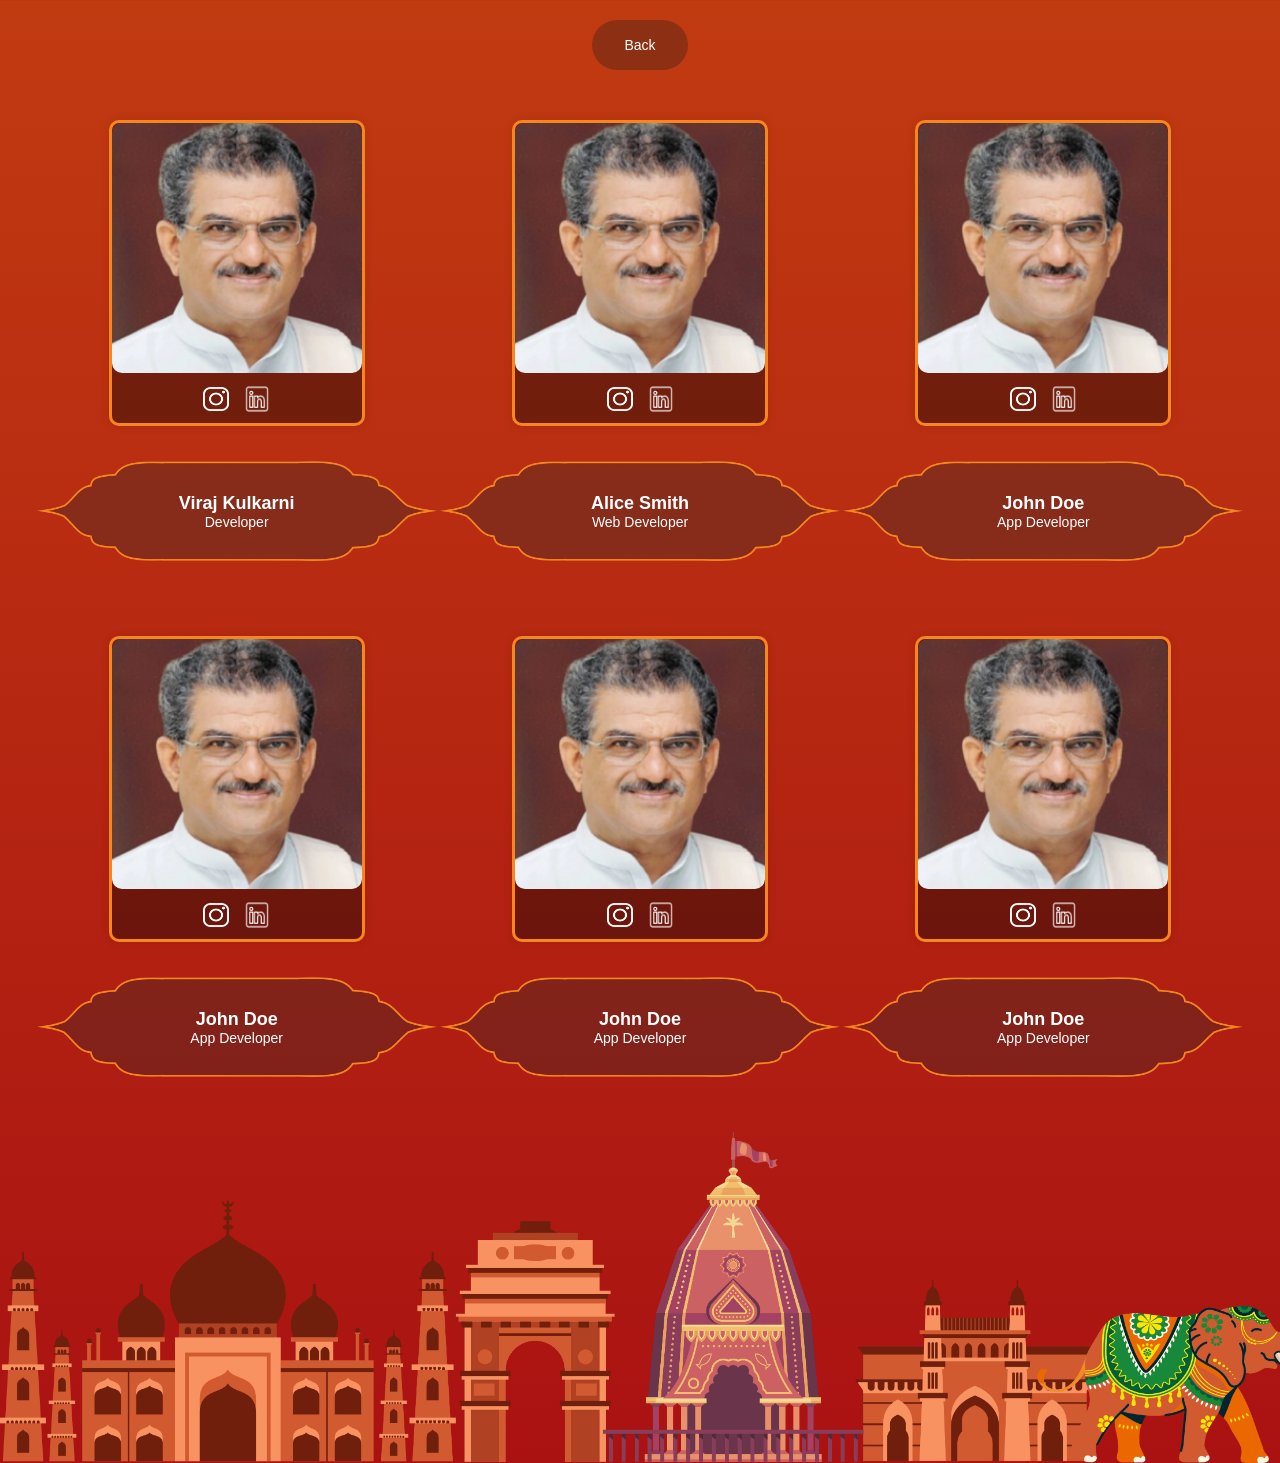
<file: developers_page/code/index.html>
<!DOCTYPE html>
<html lang="en">
<head>
  <meta charset="UTF-8" />
  <meta name="viewport" content="width=device-width, initial-scale=1.0"/>
  <title>Developer Cards</title>
  <link rel="stylesheet" href="styles.css" />
</head>
<body>
  <div class="bb">
    <div class="back-container">
      <button class="back-button">Back</button>
    </div>
  </div>

  <div class="card-grid">
    <div class="card-item">
      <div class="card">
        <img src="../desktop/image.webp" alt="PROFILE NOT FOUND" class="profile-pic" />
        <div class="icons">
          <img src="../desktop/Instagram_d.webp" alt="Instagram" />
          <img src="../desktop/LinkedIn_d.webp" alt="LinkedIn" />
        </div>
      </div>
      <div class="flowercase">
        <div class="name">Viraj Kulkarni</div>
        <div class="title">Developer</div>
      </div>
    </div>

    <div class="card-item">
      <div class="card">
        <img src="../desktop/image.webp" alt="PROFILE NOT FOUND" class="profile-pic" />
        <div class="icons">
          <img src="../desktop/Instagram_d.webp" alt="Instagram" />
          <img src="../desktop/LinkedIn_d.webp" alt="LinkedIn" />
        </div>
      </div>
      <div class="flowercase">
        <div class="name">Alice Smith</div>
        <div class="title">Web Developer</div>
      </div>
    </div>

    <div class="card-item">
      <div class="card">
        <img src="../desktop/image.webp" alt="PROFILE NOT FOUND" class="profile-pic" />
        <div class="icons">
          <img src="../desktop/Instagram_d.webp" alt="Instagram" />
          <img src="../desktop/LinkedIn_d.webp" alt="LinkedIn" />
        </div>
      </div>
      <div class="flowercase">
        <div class="name">John Doe</div>
        <div class="title">App Developer</div>
      </div>
    </div>
    <div class="card-item">
      <div class="card">
        <img src="../desktop/image.webp" alt="PROFILE NOT FOUND" class="profile-pic" />
        <div class="icons">
          <img src="../desktop/Instagram_d.webp" alt="Instagram" />
          <img src="../desktop/LinkedIn_d.webp" alt="LinkedIn" />
        </div>
      </div>
      <div class="flowercase">
        <div class="name">John Doe</div>
        <div class="title">App Developer</div>
      </div>
    </div>
    <div class="card-item">
      <div class="card">
        <img src="../desktop/image.webp" alt="PROFILE NOT FOUND" class="profile-pic" />
        <div class="icons">
          <img src="../desktop/Instagram_d.webp" alt="Instagram" />
          <img src="../desktop/LinkedIn_d.webp" alt="LinkedIn" />
        </div>
      </div>
      <div class="flowercase">
        <div class="name">John Doe</div>
        <div class="title">App Developer</div>
      </div>
    </div>
    <div class="card-item">
      <div class="card">
        <img src="../desktop/image.webp" alt="PROFILE NOT FOUND" class="profile-pic" />
        <div class="icons">
          <img src="../desktop/Instagram_d.webp" alt="Instagram" />
          <img src="../desktop/LinkedIn_d.webp" alt="LinkedIn" />
        </div>
      </div>
      <div class="flowercase">
        <div class="name">John Doe</div>
        <div class="title">App Developer</div>
      </div>
    </div>
   
  </div>

  <div class="footer">
    <img src="../desktop/temples_d.webp" alt="FOOTER NOT FOUND" />
  </div>
</body>
</html>
</file>
<file: developers_page/code/styles.css>
body {
  margin: 0;
  font-family: sans-serif;
  color: white;
  background-image: linear-gradient(#C13B11, #AA1212), url("../desktop/bg_d.webp");
  background-size: cover;
  background-position: center;
  min-height: 100vh;
  display: flex;
  flex-direction: column;
  justify-content: space-between;
  
}

/* Back button container - center on all screens */
.bb {
  display: flex;
  justify-content: center;
  align-items: center;
  padding: 20px;
  text-align: center;
}

.back-container {
  display: flex;
  flex-direction: column;
  align-items: center;
}

/* Responsive back button */
.back-button {
  width: 120px;
  max-width: 80%;
  height: 50px;
  background: url('../desktop/back_d.webp') center center no-repeat;
  background-size: cover;
  background-repeat: no-repeat;
  border: none;
  border-radius: 30px;
  cursor: pointer;
  transition: transform 0.2s ease, box-shadow 0.2s ease;
  font-size: 14px;
  color: white;
  text-align: center;
  padding: 0;
}

.back-button:hover {
  transform: scale(1.1);
  box-shadow: 0 6px 12px rgba(0, 0, 0, 0.4);
}

.card-grid {
  display: grid;
  grid-template-columns: repeat(auto-fit, minmax(320px, 1fr));
  gap: 50px;
  padding: 30px 60px;
  justify-items: center;
  flex: 1;
}

.card-item {
  display: flex;
  flex-direction: column;
  align-items: center;
}

.card {
  background: url(../desktop/photobg_d.webp) center center no-repeat;
  border: 3px solid #F8861E;
  border-radius: 10px;
  box-shadow: 0 0 10px rgba(0, 0, 0, 0.1);
  text-align: center;
  transition: transform 0.3s ease, box-shadow 0.3s ease;
  width: 250px;
  height: 300px;
}

.card:hover {
  transform: translateY(-5px);
  box-shadow: 0 8px 20px rgba(0, 0, 0, 0.2);
}

.profile-pic {
  width: 100%;
  height: 250px;
  border-radius: 10px;
  object-fit: cover;
}

.icons {
  display: flex;
  justify-content: center;
  gap: 15px;
}

.icons img {
  width: 26px;
  height: 44px;
}

.flowercase {
  background: url('../desktop/flowercase_d.webp') center center no-repeat;
  background-size: 400px;
  height: 150px;
  border-radius: 10px;
  color: white;
  display: flex;
  flex-direction: column;
  justify-content: center;
  text-align: center;
  width: 400px;
  margin-top: 10px;
}

.flowercase .name {
  font-size: 18px;
  font-weight: bold;
}

.flowercase .title {
  font-size: 14px;
}

/* Responsive Footer */
.footer {
  width: 100%;
  margin-top: auto;
  padding: 0;
  overflow: hidden;
}

.footer img {
  width: 100%;
  height: auto;
  display: block;
  border-radius: 0;
}

/* Media Queries for cards layout */
@media (max-width: 768px) {
  .card-grid {
    grid-template-columns: repeat(2, 1fr);
    gap: 30px 15px;
    padding: 20px;
  }
}

@media (max-width: 480px) {
  .card-grid {
    grid-template-columns: 1fr;
    padding: 20px 10px;
  }

  .back-button {
    width: 90px;
    font-size: 12px;
  }

  .flowercase {
    max-width: 400px;
  }
}
</file>
